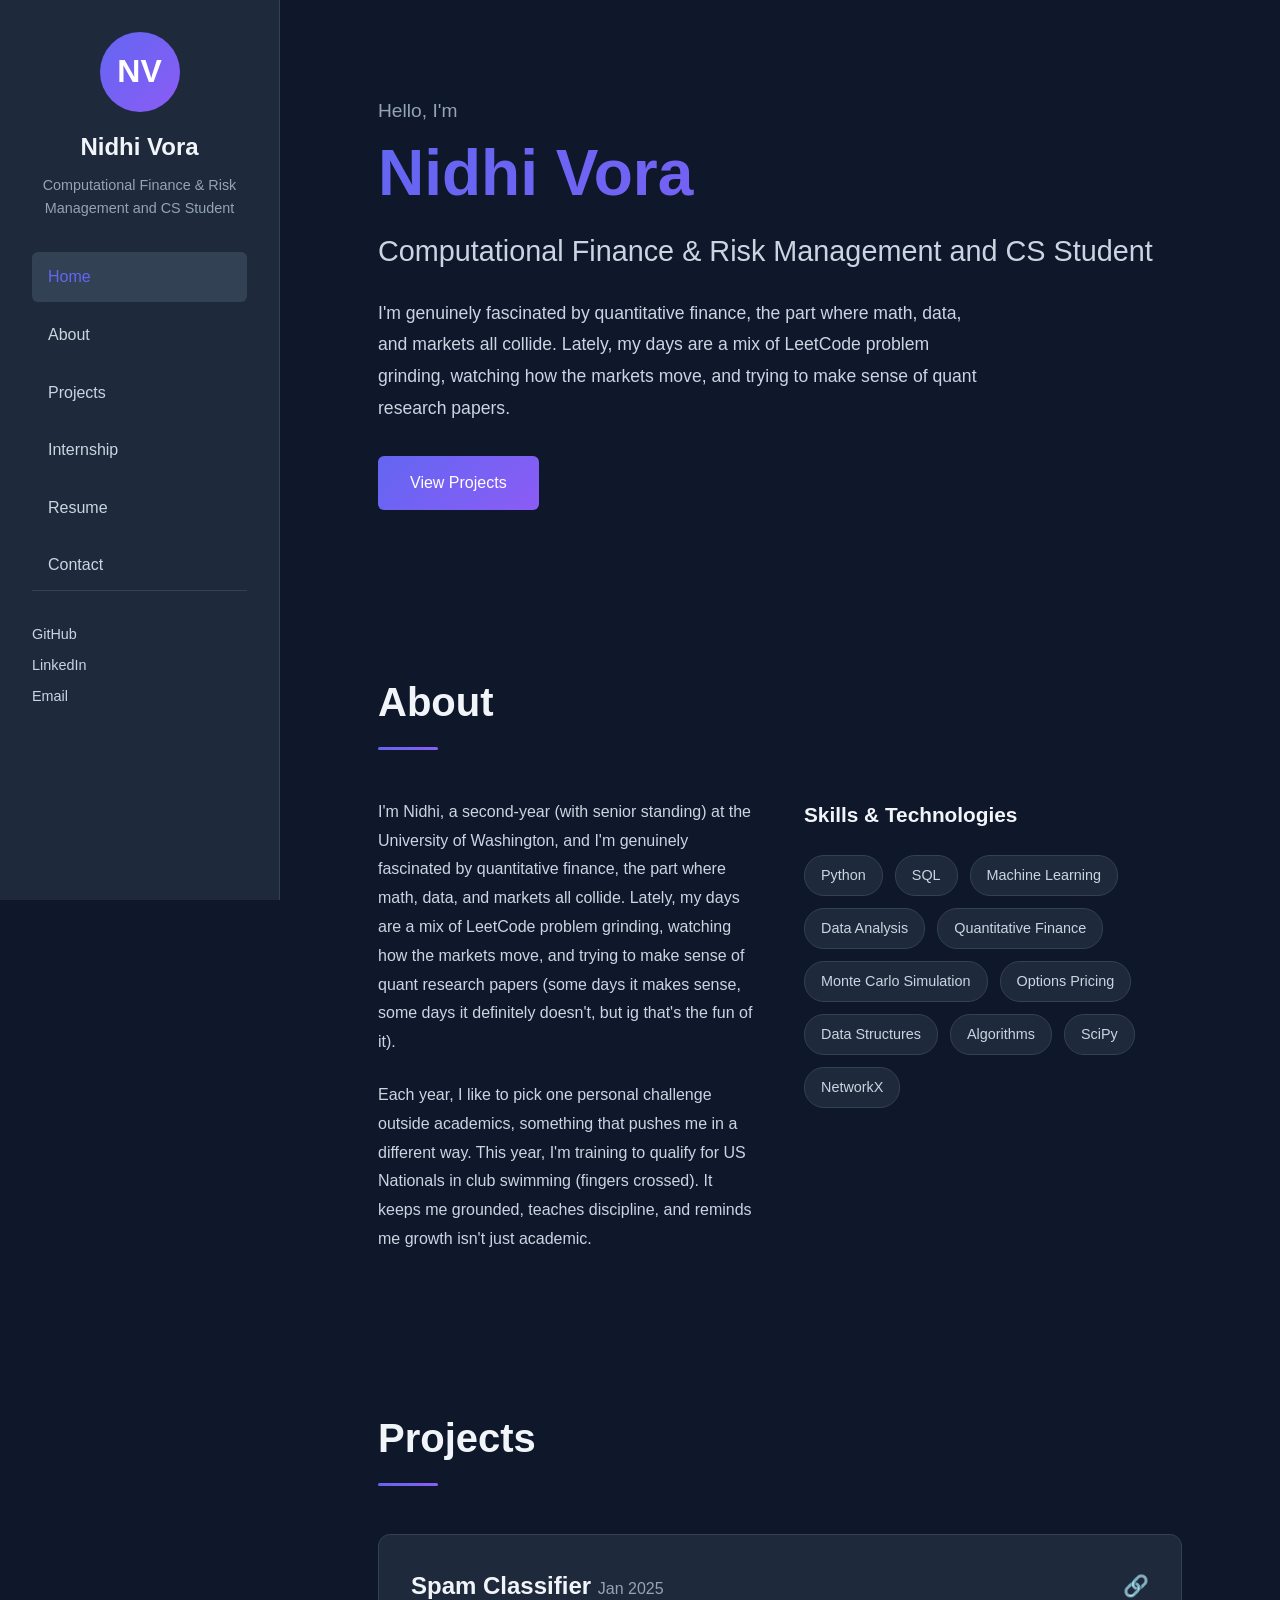
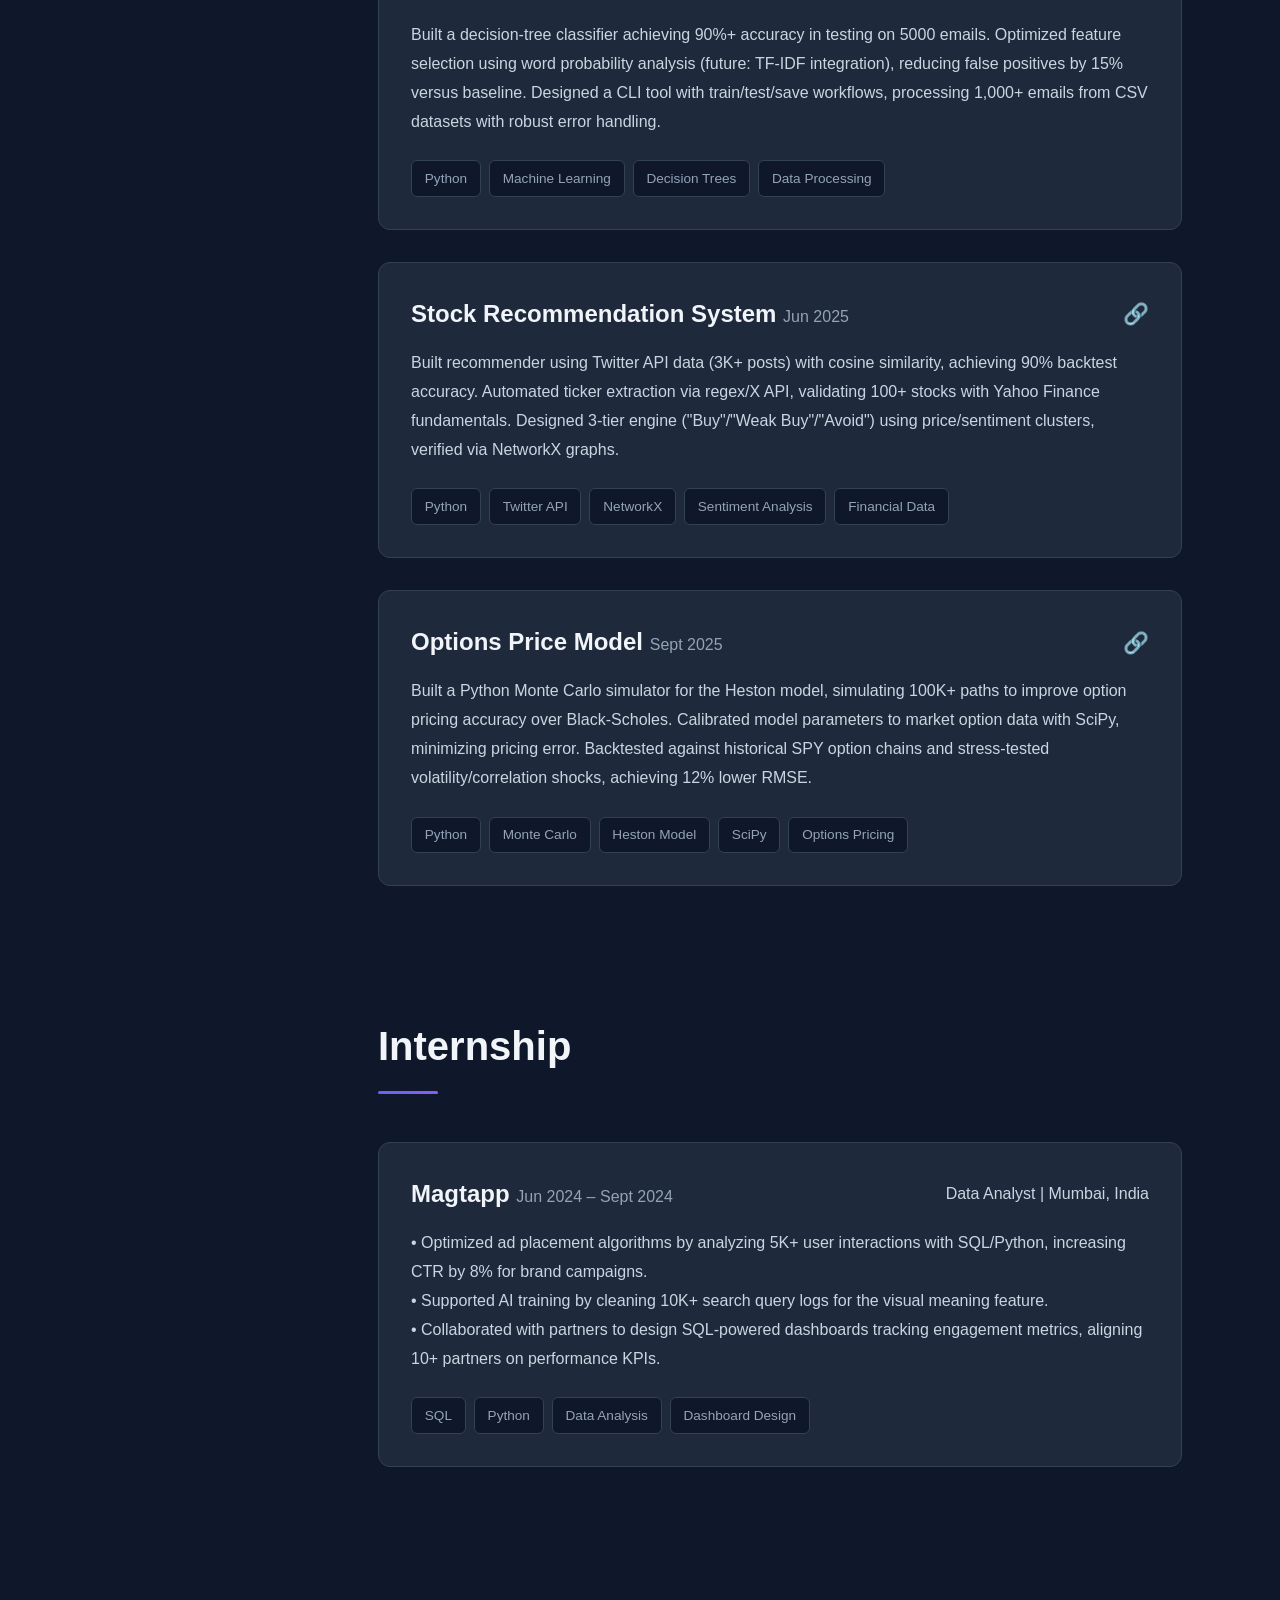
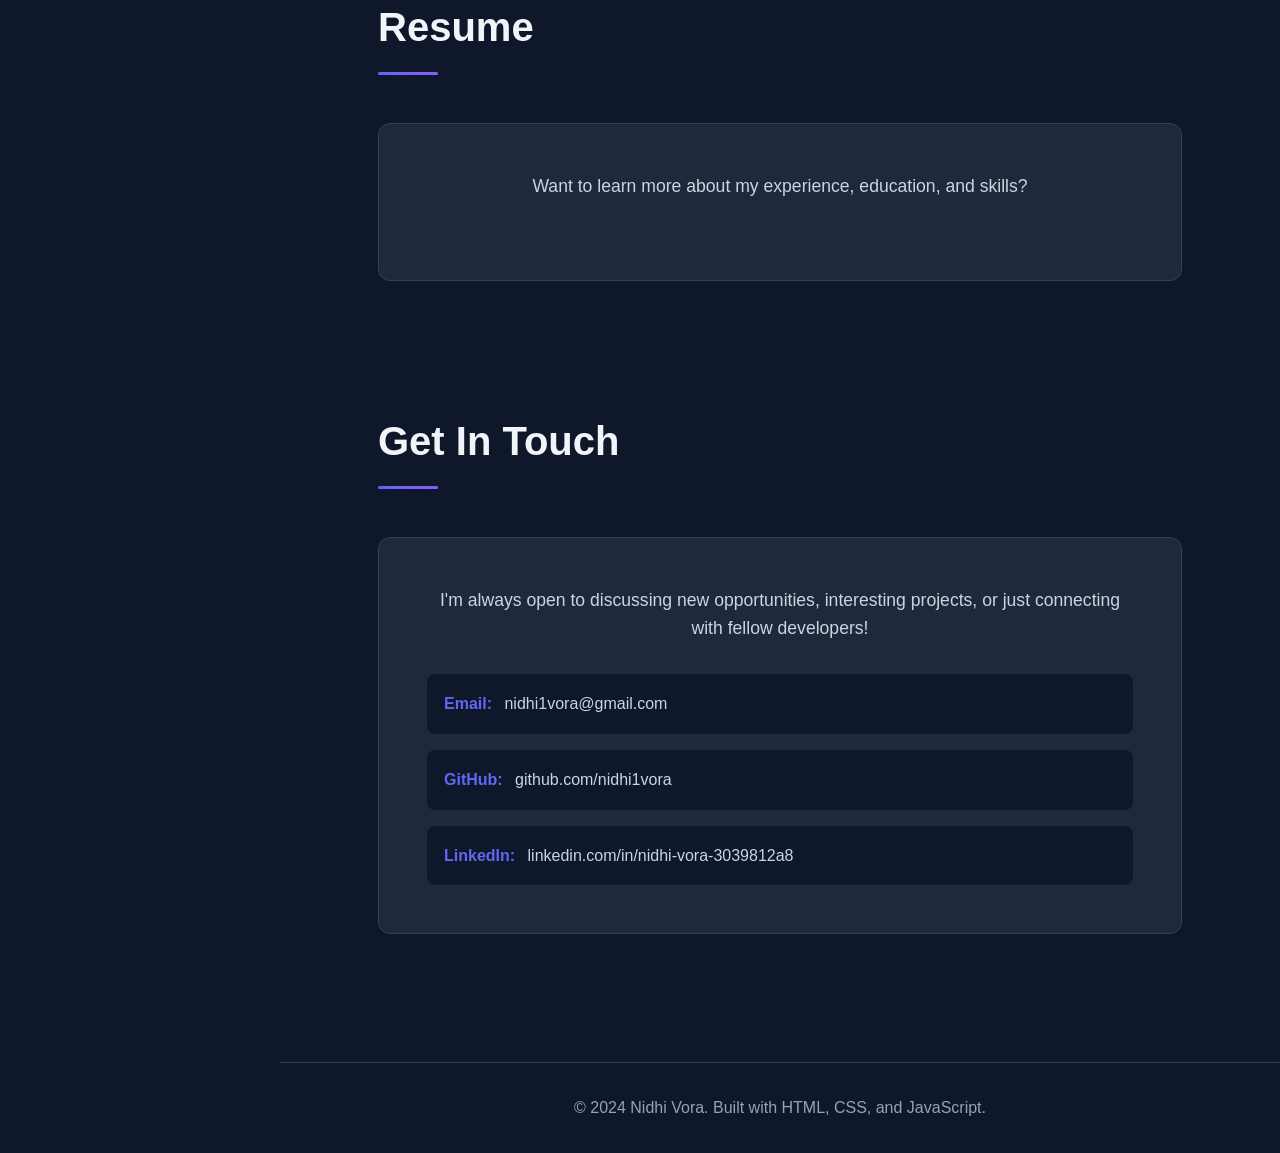
<file: index.html>
<!DOCTYPE html>
<html lang="en">
<head>
    <meta charset="UTF-8">
    <meta name="viewport" content="width=device-width, initial-scale=1.0">
    <meta name="description" content="Nidhi Vora - Computational Finance & Risk Management and CS Student Portfolio">
    <title>Nidhi Vora - Portfolio</title>
    <link rel="stylesheet" href="styles.css">
</head>
<body>
    <!-- Sidebar Navigation -->
    <aside class="sidebar">
        <div class="sidebar-content">
            <div class="profile">
                <div class="profile-avatar">NV</div>
                <h1 class="profile-name">Nidhi Vora</h1>
                <p class="profile-title">Computational Finance & Risk Management and CS Student</p>
            </div>
            <nav class="sidebar-nav">
                <a href="#home" class="nav-item active">Home</a>
                <a href="#about" class="nav-item">About</a>
                <a href="#projects" class="nav-item">Projects</a>
                <a href="#internship" class="nav-item">Internship</a>
                <a href="#resume" class="nav-item">Resume</a>
                <a href="#contact" class="nav-item">Contact</a>
            </nav>
            <div class="sidebar-footer">
                <div class="social-links">
                <a href="https://github.com/nidhi1vora" target="_blank" rel="noopener noreferrer" class="social-link">GitHub</a>
                <a href="https://www.linkedin.com/in/nidhi-vora-3039812a8/" target="_blank" rel="noopener noreferrer" class="social-link">LinkedIn</a>
                <a href="mailto:nidhi1vora@gmail.com" class="social-link">Email</a>
                </div>
            </div>
        </div>
    </aside>

    <!-- Main Content -->
    <main class="main-content">
        <!-- Home Section -->
        <section id="home" class="section">
            <div class="section-content">
                <div class="intro">
                    <p class="greeting">Hello, I'm</p>
                    <h1 class="name-large">Nidhi Vora</h1>
                    <h2 class="role">Computational Finance & Risk Management and CS Student</h2>
                    <p class="intro-text">
                        I'm genuinely fascinated by quantitative finance, the part where math, data, and markets all collide. 
                        Lately, my days are a mix of LeetCode problem grinding, watching how the markets move, and trying to make sense of quant research papers.
                    </p>
                    <div class="cta-buttons">
                        <a href="#projects" class="btn btn-primary">View Projects</a>
                    </div>
                </div>
            </div>
        </section>

        <!-- About Section -->
        <section id="about" class="section">
            <div class="section-content">
                <h2 class="section-heading">About</h2>
                <div class="about-grid">
                    <div class="about-text">
                        <p>
                            I'm Nidhi, a second-year (with senior standing) at the University of Washington, and I'm genuinely fascinated by quantitative finance, the part where math, data, and markets all collide. Lately, my days are a mix of LeetCode problem grinding, watching how the markets move, and trying to make sense of quant research papers (some days it makes sense, some days it definitely doesn't, but ig that's the fun of it).
                        </p>
                        <p>
                            Each year, I like to pick one personal challenge outside academics, something that pushes me in a different way. This year, I'm training to qualify for US Nationals in club swimming (fingers crossed). It keeps me grounded, teaches discipline, and reminds me growth isn't just academic.
                        </p>
                    </div>
                    <div class="skills">
                        <h3>Skills & Technologies</h3>
                        <div class="skills-list">
                            <span class="skill-tag">Python</span>
                            <span class="skill-tag">SQL</span>
                            <span class="skill-tag">Machine Learning</span>
                            <span class="skill-tag">Data Analysis</span>
                            <span class="skill-tag">Quantitative Finance</span>
                            <span class="skill-tag">Monte Carlo Simulation</span>
                            <span class="skill-tag">Options Pricing</span>
                            <span class="skill-tag">Data Structures</span>
                            <span class="skill-tag">Algorithms</span>
                            <span class="skill-tag">SciPy</span>
                            <span class="skill-tag">NetworkX</span>
                        </div>
                    </div>
                </div>
            </div>
        </section>

        <!-- Projects Section -->
        <section id="projects" class="section">
            <div class="section-content">
                <h2 class="section-heading">Projects</h2>
                <div class="projects-list">
                    <article class="project-item">
                        <div class="project-header">
                            <h3>Spam Classifier <span style="color: var(--text-muted); font-size: 1rem; font-weight: normal;">Jan 2025</span></h3>
                            <div class="project-links">
                                <a href="https://github.com/nidhi1vora" class="project-link-icon" aria-label="GitHub">🔗</a>
                            </div>
                        </div>
                        <p class="project-description">
                            Built a decision-tree classifier achieving 90%+ accuracy in testing on 5000 emails. Optimized feature selection using word probability analysis (future: TF-IDF integration), reducing false positives by 15% versus baseline. Designed a CLI tool with train/test/save workflows, processing 1,000+ emails from CSV datasets with robust error handling.
                        </p>
                        <div class="project-tech">
                            <span class="tech-badge">Python</span>
                            <span class="tech-badge">Machine Learning</span>
                            <span class="tech-badge">Decision Trees</span>
                            <span class="tech-badge">Data Processing</span>
                        </div>
                    </article>

                    <article class="project-item">
                        <div class="project-header">
                            <h3>Stock Recommendation System <span style="color: var(--text-muted); font-size: 1rem; font-weight: normal;">Jun 2025</span></h3>
                            <div class="project-links">
                                <a href="https://github.com/nidhi1vora" class="project-link-icon" aria-label="GitHub">🔗</a>
                            </div>
                        </div>
                        <p class="project-description">
                            Built recommender using Twitter API data (3K+ posts) with cosine similarity, achieving 90% backtest accuracy. Automated ticker extraction via regex/X API, validating 100+ stocks with Yahoo Finance fundamentals. Designed 3-tier engine ("Buy"/"Weak Buy"/"Avoid") using price/sentiment clusters, verified via NetworkX graphs.
                        </p>
                        <div class="project-tech">
                            <span class="tech-badge">Python</span>
                            <span class="tech-badge">Twitter API</span>
                            <span class="tech-badge">NetworkX</span>
                            <span class="tech-badge">Sentiment Analysis</span>
                            <span class="tech-badge">Financial Data</span>
                        </div>
                    </article>

                    <article class="project-item">
                        <div class="project-header">
                            <h3>Options Price Model <span style="color: var(--text-muted); font-size: 1rem; font-weight: normal;">Sept 2025</span></h3>
                            <div class="project-links">
                                <a href="https://github.com/nidhi1vora" class="project-link-icon" aria-label="GitHub">🔗</a>
                            </div>
                        </div>
                        <p class="project-description">
                            Built a Python Monte Carlo simulator for the Heston model, simulating 100K+ paths to improve option pricing accuracy over Black-Scholes. Calibrated model parameters to market option data with SciPy, minimizing pricing error. Backtested against historical SPY option chains and stress-tested volatility/correlation shocks, achieving 12% lower RMSE.
                        </p>
                        <div class="project-tech">
                            <span class="tech-badge">Python</span>
                            <span class="tech-badge">Monte Carlo</span>
                            <span class="tech-badge">Heston Model</span>
                            <span class="tech-badge">SciPy</span>
                            <span class="tech-badge">Options Pricing</span>
                        </div>
                    </article>
                </div>
            </div>
        </section>

        <!-- Internship Section -->
        <section id="internship" class="section">
            <div class="section-content">
                <h2 class="section-heading">Internship</h2>
                <div class="projects-list">
                    <article class="project-item">
                        <div class="project-header">
                            <h3>Magtapp <span style="color: var(--text-muted); font-size: 1rem; font-weight: normal;">Jun 2024 – Sept 2024</span></h3>
                            <p style="color: var(--text-secondary); margin: 0;">Data Analyst | Mumbai, India</p>
                        </div>
                        <p class="project-description">
                            • Optimized ad placement algorithms by analyzing 5K+ user interactions with SQL/Python, increasing CTR by 8% for brand campaigns.<br>
                            • Supported AI training by cleaning 10K+ search query logs for the visual meaning feature.<br>
                            • Collaborated with partners to design SQL-powered dashboards tracking engagement metrics, aligning 10+ partners on performance KPIs.
                        </p>
                        <div class="project-tech">
                            <span class="tech-badge">SQL</span>
                            <span class="tech-badge">Python</span>
                            <span class="tech-badge">Data Analysis</span>
                            <span class="tech-badge">Dashboard Design</span>
                        </div>
                    </article>
                </div>
            </div>
        </section>

        <!-- Resume Section -->
        <section id="resume" class="section">
            <div class="section-content">
                <h2 class="section-heading">Resume</h2>
                <div class="resume-card">
                    <p>Want to learn more about my experience, education, and skills?</p>
                    <!-- [Insert your resume PDF here and re-add a download link, e.g. <a href="resume.pdf" class="btn btn-primary" download>Download Resume (PDF)</a>] -->
                </div>
            </div>
        </section>

        <!-- Contact Section -->
        <section id="contact" class="section">
            <div class="section-content">
                <h2 class="section-heading">Get In Touch</h2>
                <div class="contact-card">
                    <p>I'm always open to discussing new opportunities, interesting projects, or just connecting with fellow developers!</p>
                    <div class="contact-info">
                        <a href="mailto:nidhi1vora@gmail.com" class="contact-item">
                            <strong>Email:</strong> nidhi1vora@gmail.com
                        </a>
                        <a href="https://github.com/nidhi1vora" target="_blank" rel="noopener noreferrer" class="contact-item">
                            <strong>GitHub:</strong> github.com/nidhi1vora
                        </a>
                        <a href="https://www.linkedin.com/in/nidhi-vora-3039812a8/" target="_blank" rel="noopener noreferrer" class="contact-item">
                            <strong>LinkedIn:</strong> linkedin.com/in/nidhi-vora-3039812a8
                        </a>
                    </div>
                </div>
            </div>
        </section>

        <!-- Footer -->
        <footer class="footer">
            <p>&copy; 2024 Nidhi Vora. Built with HTML, CSS, and JavaScript.</p>
        </footer>
    </main>

    <script src="script.js"></script>
</body>
</html>
</file>
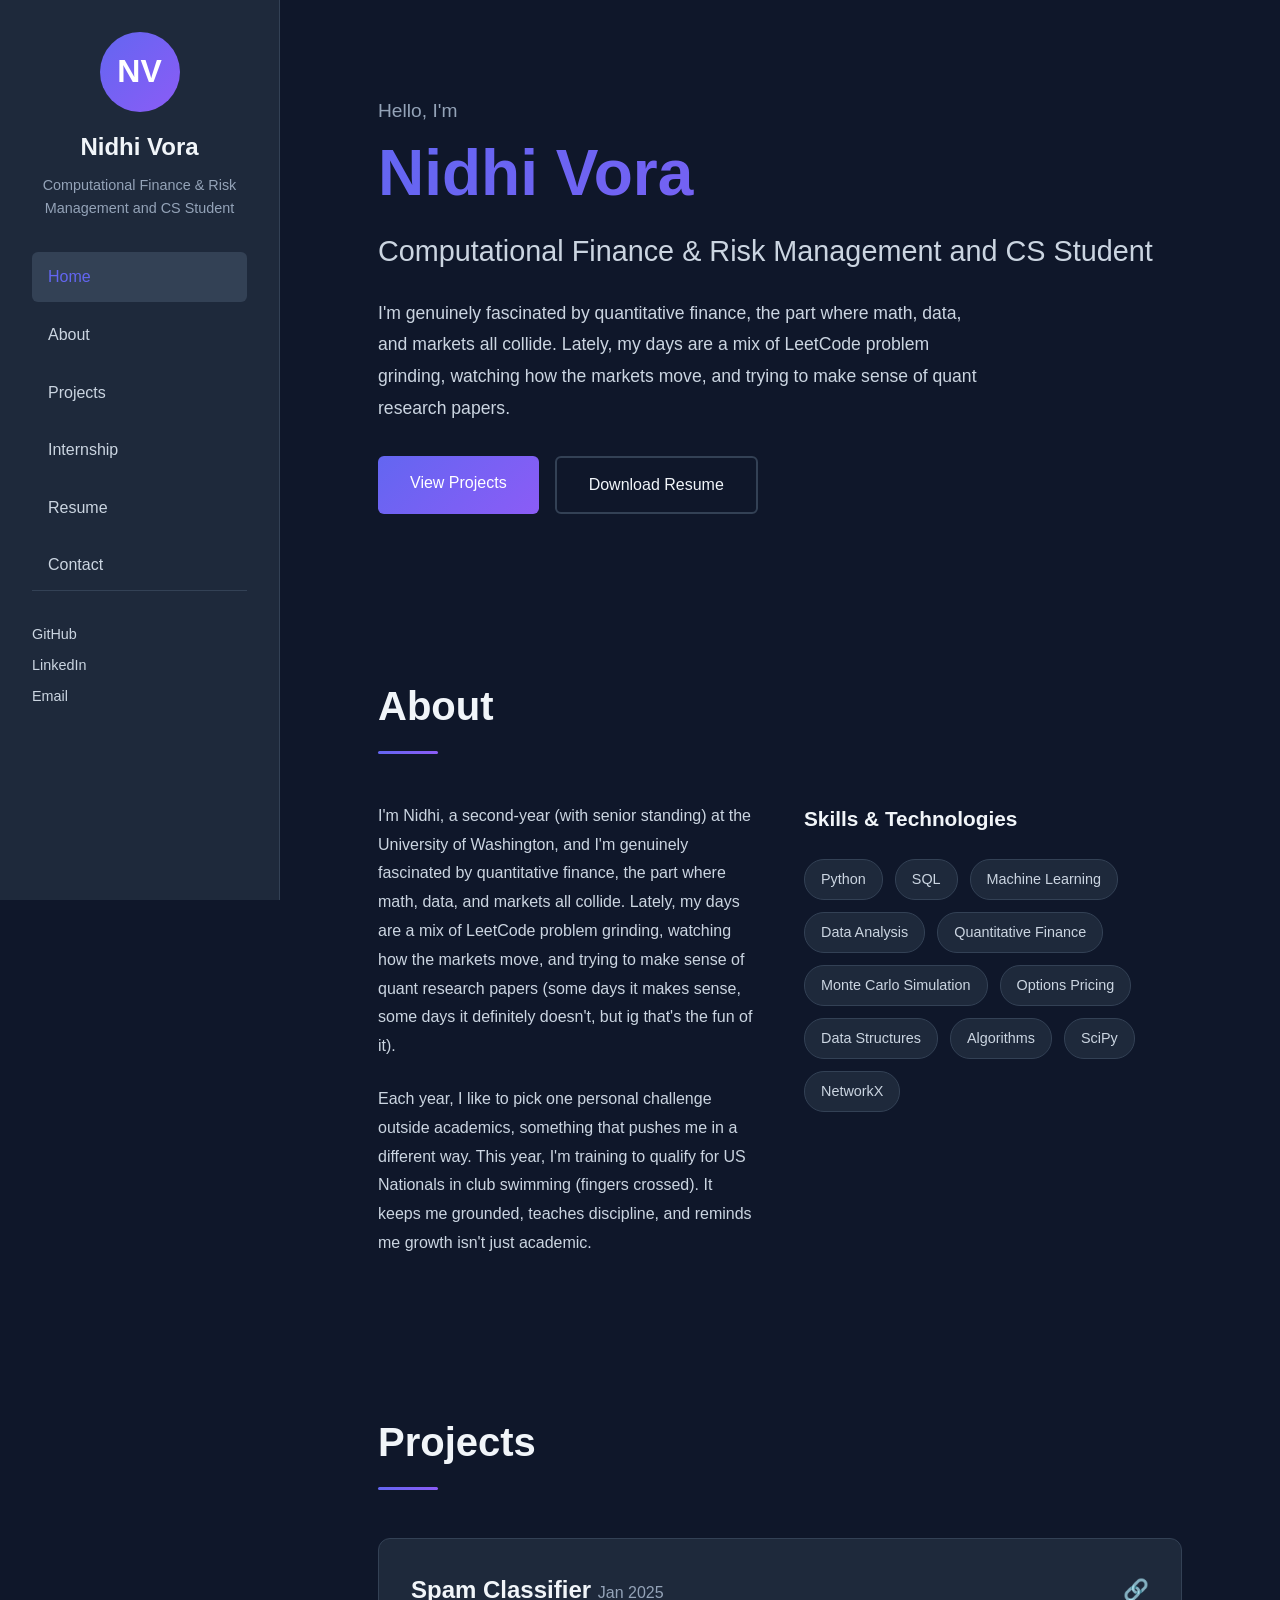
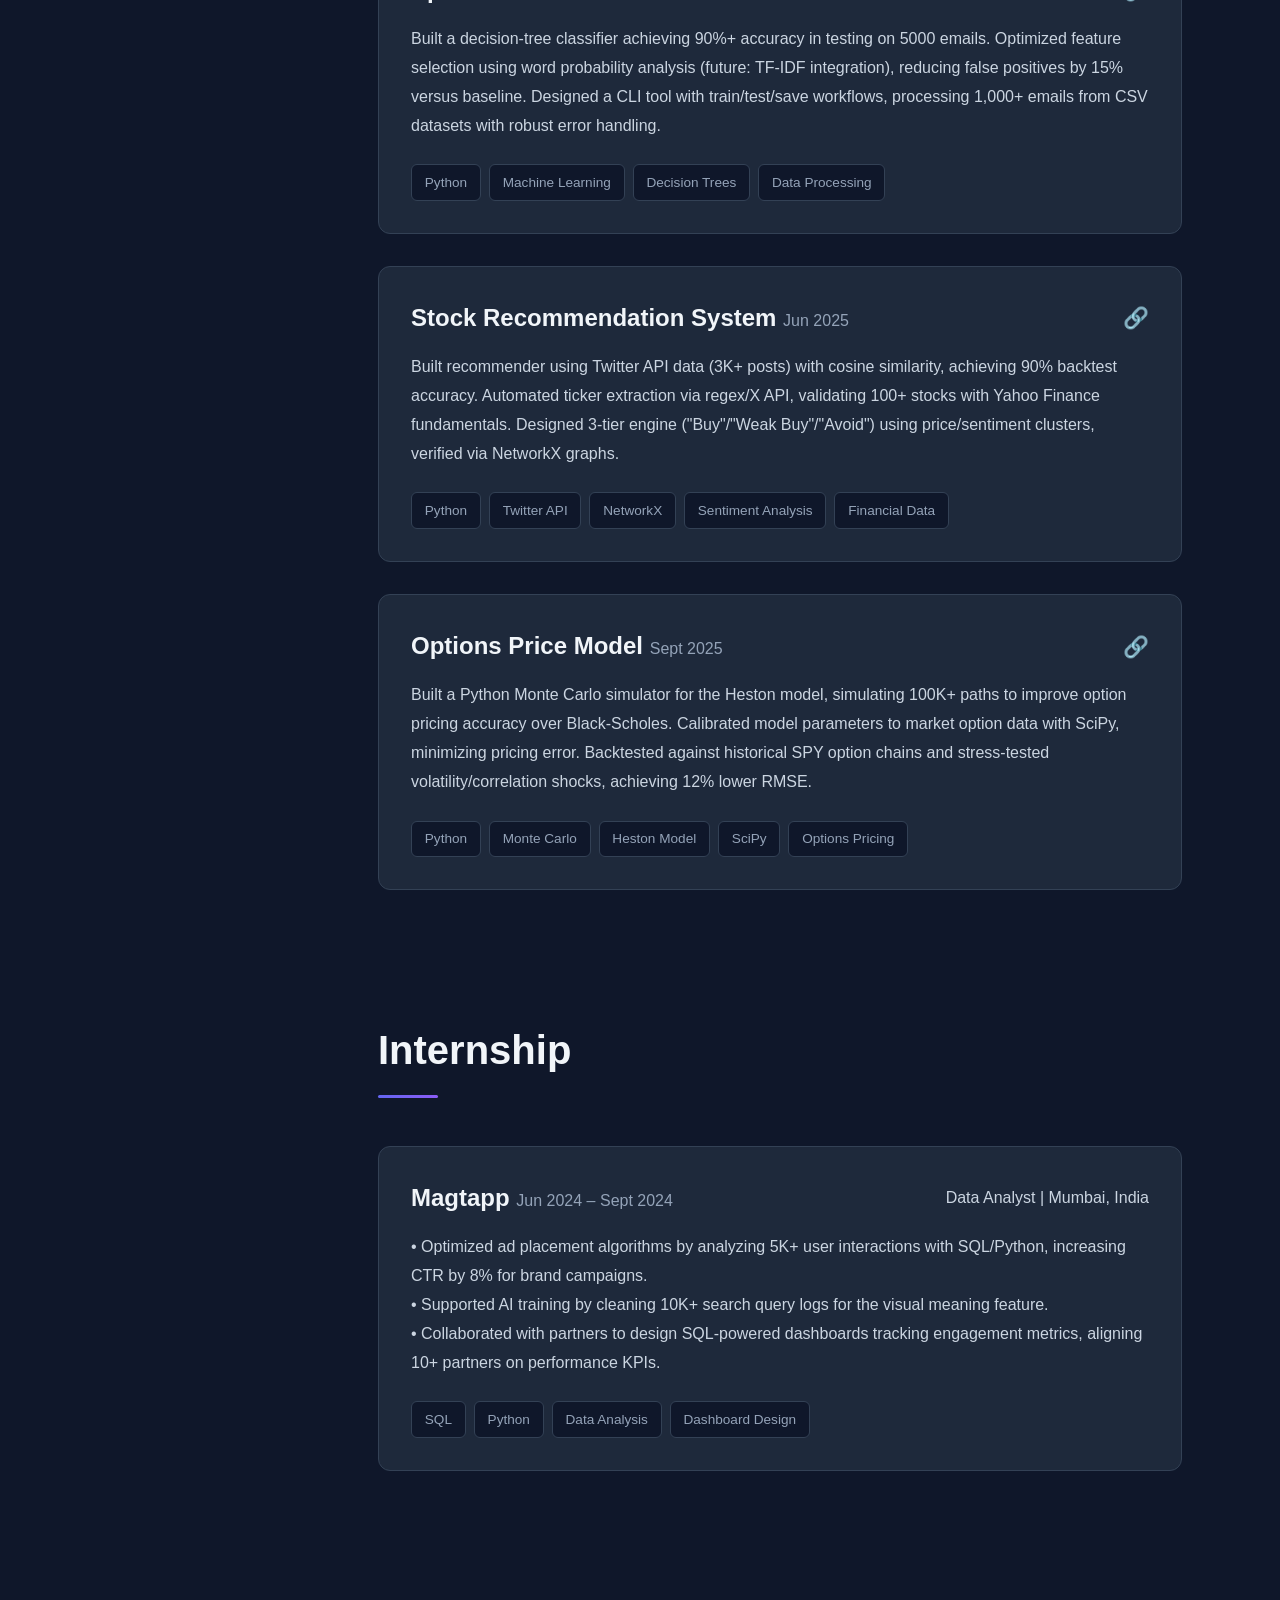
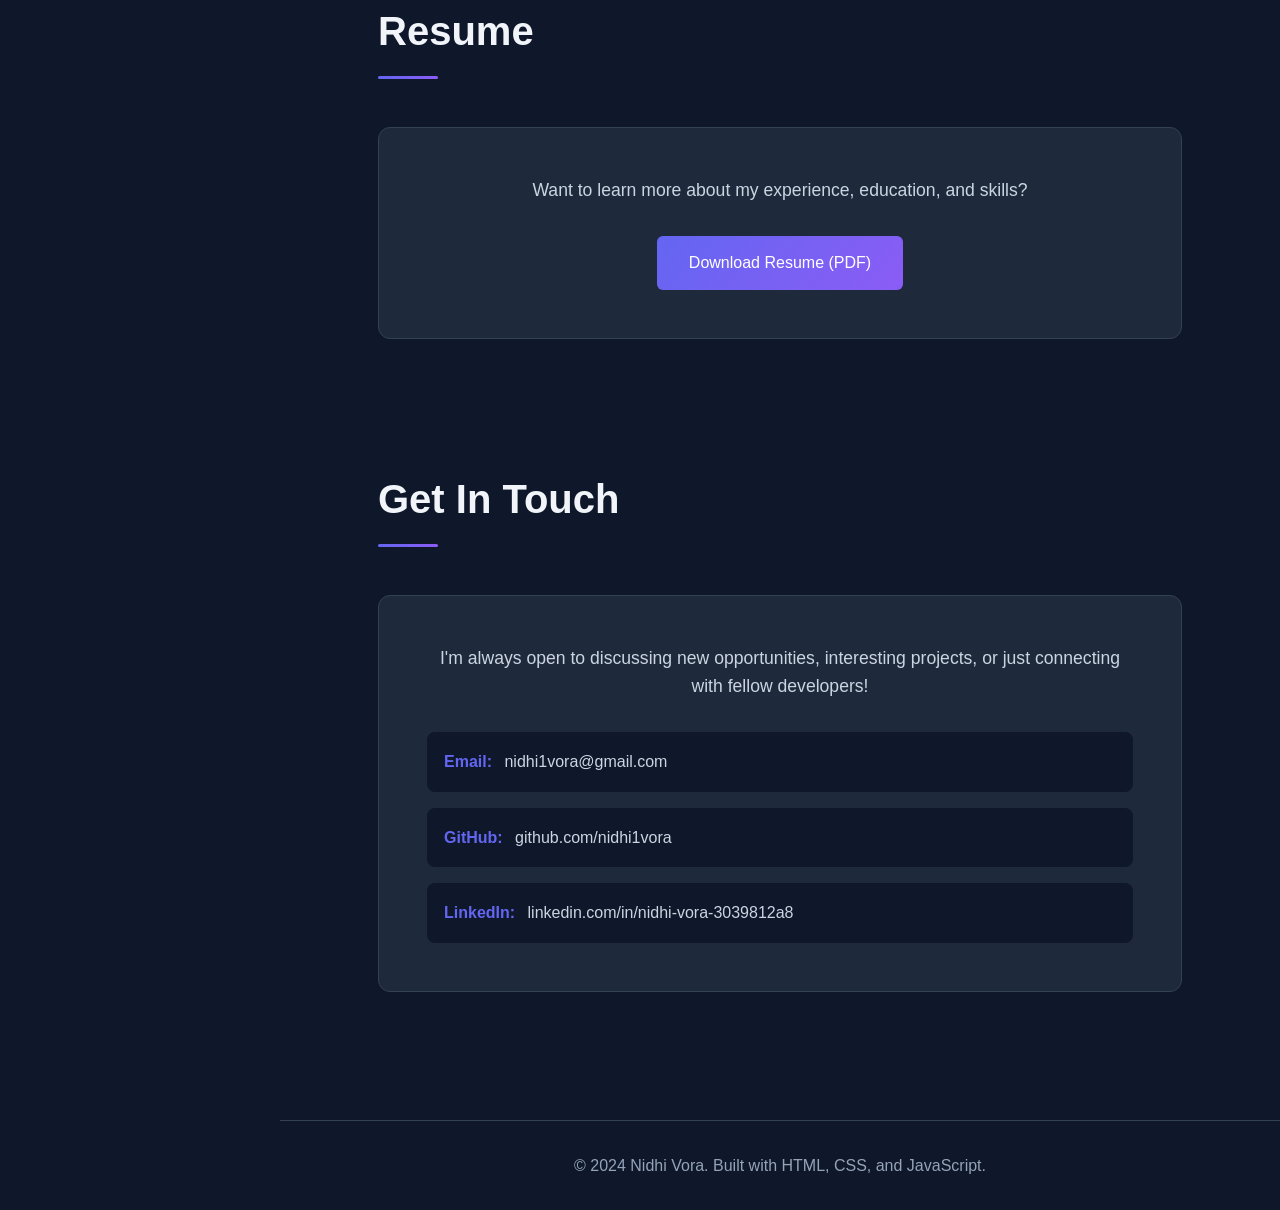
<file: portfolio-2/index.html>
<!DOCTYPE html>
<html lang="en">
<head>
    <meta charset="UTF-8">
    <meta name="viewport" content="width=device-width, initial-scale=1.0">
    <meta name="description" content="Nidhi Vora - Computational Finance & Risk Management and CS Student Portfolio">
    <title>Nidhi Vora - Portfolio</title>
    <link rel="stylesheet" href="styles.css">
</head>
<body>
    <!-- Sidebar Navigation -->
    <aside class="sidebar">
        <div class="sidebar-content">
            <div class="profile">
                <div class="profile-avatar">NV</div>
                <h1 class="profile-name">Nidhi Vora</h1>
                <p class="profile-title">Computational Finance & Risk Management and CS Student</p>
            </div>
            <nav class="sidebar-nav">
                <a href="#home" class="nav-item active">Home</a>
                <a href="#about" class="nav-item">About</a>
                <a href="#projects" class="nav-item">Projects</a>
                <a href="#internship" class="nav-item">Internship</a>
                <a href="#resume" class="nav-item">Resume</a>
                <a href="#contact" class="nav-item">Contact</a>
            </nav>
            <div class="sidebar-footer">
                <div class="social-links">
                <a href="https://github.com/nidhi1vora" target="_blank" rel="noopener noreferrer" class="social-link">GitHub</a>
                <a href="https://www.linkedin.com/in/nidhi-vora-3039812a8/" target="_blank" rel="noopener noreferrer" class="social-link">LinkedIn</a>
                <a href="mailto:nidhi1vora@gmail.com" class="social-link">Email</a>
                </div>
            </div>
        </div>
    </aside>

    <!-- Main Content -->
    <main class="main-content">
        <!-- Home Section -->
        <section id="home" class="section">
            <div class="section-content">
                <div class="intro">
                    <p class="greeting">Hello, I'm</p>
                    <h1 class="name-large">Nidhi Vora</h1>
                    <h2 class="role">Computational Finance & Risk Management and CS Student</h2>
                    <p class="intro-text">
                        I'm genuinely fascinated by quantitative finance, the part where math, data, and markets all collide. 
                        Lately, my days are a mix of LeetCode problem grinding, watching how the markets move, and trying to make sense of quant research papers.
                    </p>
                    <div class="cta-buttons">
                        <a href="#projects" class="btn btn-primary">View Projects</a>
                        <a href="jakes-resume.pdf" class="btn btn-secondary" download>Download Resume</a>
                    </div>
                </div>
            </div>
        </section>

        <!-- About Section -->
        <section id="about" class="section">
            <div class="section-content">
                <h2 class="section-heading">About</h2>
                <div class="about-grid">
                    <div class="about-text">
                        <p>
                            I'm Nidhi, a second-year (with senior standing) at the University of Washington, and I'm genuinely fascinated by quantitative finance, the part where math, data, and markets all collide. Lately, my days are a mix of LeetCode problem grinding, watching how the markets move, and trying to make sense of quant research papers (some days it makes sense, some days it definitely doesn't, but ig that's the fun of it).
                        </p>
                        <p>
                            Each year, I like to pick one personal challenge outside academics, something that pushes me in a different way. This year, I'm training to qualify for US Nationals in club swimming (fingers crossed). It keeps me grounded, teaches discipline, and reminds me growth isn't just academic.
                        </p>
                    </div>
                    <div class="skills">
                        <h3>Skills & Technologies</h3>
                        <div class="skills-list">
                            <span class="skill-tag">Python</span>
                            <span class="skill-tag">SQL</span>
                            <span class="skill-tag">Machine Learning</span>
                            <span class="skill-tag">Data Analysis</span>
                            <span class="skill-tag">Quantitative Finance</span>
                            <span class="skill-tag">Monte Carlo Simulation</span>
                            <span class="skill-tag">Options Pricing</span>
                            <span class="skill-tag">Data Structures</span>
                            <span class="skill-tag">Algorithms</span>
                            <span class="skill-tag">SciPy</span>
                            <span class="skill-tag">NetworkX</span>
                        </div>
                    </div>
                </div>
            </div>
        </section>

        <!-- Projects Section -->
        <section id="projects" class="section">
            <div class="section-content">
                <h2 class="section-heading">Projects</h2>
                <div class="projects-list">
                    <article class="project-item">
                        <div class="project-header">
                            <h3>Spam Classifier <span style="color: var(--text-muted); font-size: 1rem; font-weight: normal;">Jan 2025</span></h3>
                            <div class="project-links">
                                <a href="https://github.com/nidhi1vora" class="project-link-icon" aria-label="GitHub">🔗</a>
                            </div>
                        </div>
                        <p class="project-description">
                            Built a decision-tree classifier achieving 90%+ accuracy in testing on 5000 emails. Optimized feature selection using word probability analysis (future: TF-IDF integration), reducing false positives by 15% versus baseline. Designed a CLI tool with train/test/save workflows, processing 1,000+ emails from CSV datasets with robust error handling.
                        </p>
                        <div class="project-tech">
                            <span class="tech-badge">Python</span>
                            <span class="tech-badge">Machine Learning</span>
                            <span class="tech-badge">Decision Trees</span>
                            <span class="tech-badge">Data Processing</span>
                        </div>
                    </article>

                    <article class="project-item">
                        <div class="project-header">
                            <h3>Stock Recommendation System <span style="color: var(--text-muted); font-size: 1rem; font-weight: normal;">Jun 2025</span></h3>
                            <div class="project-links">
                                <a href="https://github.com/nidhi1vora" class="project-link-icon" aria-label="GitHub">🔗</a>
                            </div>
                        </div>
                        <p class="project-description">
                            Built recommender using Twitter API data (3K+ posts) with cosine similarity, achieving 90% backtest accuracy. Automated ticker extraction via regex/X API, validating 100+ stocks with Yahoo Finance fundamentals. Designed 3-tier engine ("Buy"/"Weak Buy"/"Avoid") using price/sentiment clusters, verified via NetworkX graphs.
                        </p>
                        <div class="project-tech">
                            <span class="tech-badge">Python</span>
                            <span class="tech-badge">Twitter API</span>
                            <span class="tech-badge">NetworkX</span>
                            <span class="tech-badge">Sentiment Analysis</span>
                            <span class="tech-badge">Financial Data</span>
                        </div>
                    </article>

                    <article class="project-item">
                        <div class="project-header">
                            <h3>Options Price Model <span style="color: var(--text-muted); font-size: 1rem; font-weight: normal;">Sept 2025</span></h3>
                            <div class="project-links">
                                <a href="https://github.com/nidhi1vora" class="project-link-icon" aria-label="GitHub">🔗</a>
                            </div>
                        </div>
                        <p class="project-description">
                            Built a Python Monte Carlo simulator for the Heston model, simulating 100K+ paths to improve option pricing accuracy over Black-Scholes. Calibrated model parameters to market option data with SciPy, minimizing pricing error. Backtested against historical SPY option chains and stress-tested volatility/correlation shocks, achieving 12% lower RMSE.
                        </p>
                        <div class="project-tech">
                            <span class="tech-badge">Python</span>
                            <span class="tech-badge">Monte Carlo</span>
                            <span class="tech-badge">Heston Model</span>
                            <span class="tech-badge">SciPy</span>
                            <span class="tech-badge">Options Pricing</span>
                        </div>
                    </article>
                </div>
            </div>
        </section>

        <!-- Internship Section -->
        <section id="internship" class="section">
            <div class="section-content">
                <h2 class="section-heading">Internship</h2>
                <div class="projects-list">
                    <article class="project-item">
                        <div class="project-header">
                            <h3>Magtapp <span style="color: var(--text-muted); font-size: 1rem; font-weight: normal;">Jun 2024 – Sept 2024</span></h3>
                            <p style="color: var(--text-secondary); margin: 0;">Data Analyst | Mumbai, India</p>
                        </div>
                        <p class="project-description">
                            • Optimized ad placement algorithms by analyzing 5K+ user interactions with SQL/Python, increasing CTR by 8% for brand campaigns.<br>
                            • Supported AI training by cleaning 10K+ search query logs for the visual meaning feature.<br>
                            • Collaborated with partners to design SQL-powered dashboards tracking engagement metrics, aligning 10+ partners on performance KPIs.
                        </p>
                        <div class="project-tech">
                            <span class="tech-badge">SQL</span>
                            <span class="tech-badge">Python</span>
                            <span class="tech-badge">Data Analysis</span>
                            <span class="tech-badge">Dashboard Design</span>
                        </div>
                    </article>
                </div>
            </div>
        </section>

        <!-- Resume Section -->
        <section id="resume" class="section">
            <div class="section-content">
                <h2 class="section-heading">Resume</h2>
                <div class="resume-card">
                    <p>Want to learn more about my experience, education, and skills?</p>
                    <a href="jakes-resume.pdf" class="btn btn-primary" download>Download Resume (PDF)</a>
                </div>
            </div>
        </section>

        <!-- Contact Section -->
        <section id="contact" class="section">
            <div class="section-content">
                <h2 class="section-heading">Get In Touch</h2>
                <div class="contact-card">
                    <p>I'm always open to discussing new opportunities, interesting projects, or just connecting with fellow developers!</p>
                    <div class="contact-info">
                        <a href="mailto:nidhi1vora@gmail.com" class="contact-item">
                            <strong>Email:</strong> nidhi1vora@gmail.com
                        </a>
                        <a href="https://github.com/nidhi1vora" target="_blank" rel="noopener noreferrer" class="contact-item">
                            <strong>GitHub:</strong> github.com/nidhi1vora
                        </a>
                        <a href="https://www.linkedin.com/in/nidhi-vora-3039812a8/" target="_blank" rel="noopener noreferrer" class="contact-item">
                            <strong>LinkedIn:</strong> linkedin.com/in/nidhi-vora-3039812a8
                        </a>
                    </div>
                </div>
            </div>
        </section>

        <!-- Footer -->
        <footer class="footer">
            <p>&copy; 2024 Nidhi Vora. Built with HTML, CSS, and JavaScript.</p>
        </footer>
    </main>

    <script src="script.js"></script>
</body>
</html>
</file>
<file: styles.css>
/* Reset and Base Styles */
* {
    margin: 0;
    padding: 0;
    box-sizing: border-box;
}

:root {
    --primary: #6366f1;
    --primary-dark: #4f46e5;
    --accent: #8b5cf6;
    --bg-dark: #0f172a;
    --bg-card: #1e293b;
    --bg-card-hover: #334155;
    --text-primary: #f1f5f9;
    --text-secondary: #cbd5e1;
    --text-muted: #94a3b8;
    --border: #334155;
    --shadow: rgba(0, 0, 0, 0.3);
}

body {
    font-family: 'Inter', -apple-system, BlinkMacSystemFont, 'Segoe UI', 'Roboto', sans-serif;
    line-height: 1.6;
    color: var(--text-primary);
    background-color: var(--bg-dark);
    overflow-x: hidden;
}

/* Sidebar */
.sidebar {
    position: fixed;
    left: 0;
    top: 0;
    width: 280px;
    height: 100vh;
    background-color: var(--bg-card);
    border-right: 1px solid var(--border);
    padding: 2rem;
    display: flex;
    flex-direction: column;
    z-index: 100;
}

.profile {
    margin-bottom: 2rem;
}

.profile-avatar {
    width: 80px;
    height: 80px;
    border-radius: 50%;
    background: linear-gradient(135deg, var(--primary), var(--accent));
    display: flex;
    align-items: center;
    justify-content: center;
    font-size: 2rem;
    font-weight: bold;
    color: white;
    margin: 0 auto 1rem;
}

.profile-name {
    font-size: 1.5rem;
    font-weight: 600;
    text-align: center;
    margin-bottom: 0.5rem;
    color: var(--text-primary);
}

.profile-title {
    text-align: center;
    color: var(--text-muted);
    font-size: 0.9rem;
    margin-bottom: 2rem;
}

.sidebar-nav {
    flex: 1;
    display: flex;
    flex-direction: column;
    gap: 0.5rem;
}

.nav-item {
    padding: 0.75rem 1rem;
    color: var(--text-secondary);
    text-decoration: none;
    border-radius: 6px;
    transition: all 0.3s;
    font-weight: 500;
}

.nav-item:hover,
.nav-item.active {
    background-color: var(--bg-card-hover);
    color: var(--primary);
}

.sidebar-footer {
    margin-top: auto;
    padding-top: 2rem;
    border-top: 1px solid var(--border);
}

.social-links {
    display: flex;
    flex-direction: column;
    gap: 0.5rem;
}

.social-link {
    color: var(--text-secondary);
    text-decoration: none;
    font-size: 0.9rem;
    transition: color 0.3s;
}

.social-link:hover {
    color: var(--primary);
}

/* Main Content */
.main-content {
    margin-left: 280px;
    min-height: 100vh;
}

.section {
    padding: 4rem 3rem;
    max-width: 900px;
    margin: 0 auto;
}

.section-heading {
    font-size: 2.5rem;
    margin-bottom: 3rem;
    color: var(--text-primary);
    position: relative;
    padding-bottom: 1rem;
}

.section-heading::after {
    content: '';
    position: absolute;
    bottom: 0;
    left: 0;
    width: 60px;
    height: 3px;
    background: linear-gradient(90deg, var(--primary), var(--accent));
    border-radius: 2px;
}

/* Home Section */
.intro {
    padding: 2rem 0;
}

.greeting {
    font-size: 1.2rem;
    color: var(--text-muted);
    margin-bottom: 0.5rem;
}

.name-large {
    font-size: 4rem;
    font-weight: 700;
    background: linear-gradient(135deg, var(--primary), var(--accent));
    -webkit-background-clip: text;
    -webkit-text-fill-color: transparent;
    background-clip: text;
    margin-bottom: 1rem;
    line-height: 1.2;
}

.role {
    font-size: 1.8rem;
    color: var(--text-secondary);
    margin-bottom: 1.5rem;
    font-weight: 400;
}

.intro-text {
    font-size: 1.1rem;
    color: var(--text-secondary);
    max-width: 600px;
    margin-bottom: 2rem;
    line-height: 1.8;
}

.cta-buttons {
    display: flex;
    gap: 1rem;
    flex-wrap: wrap;
}

.btn {
    padding: 0.875rem 2rem;
    border-radius: 6px;
    text-decoration: none;
    font-weight: 500;
    transition: all 0.3s;
    display: inline-block;
    border: none;
    cursor: pointer;
}

.btn-primary {
    background: linear-gradient(135deg, var(--primary), var(--accent));
    color: white;
}

.btn-primary:hover {
    transform: translateY(-2px);
    box-shadow: 0 8px 20px var(--shadow);
}

.btn-secondary {
    background-color: transparent;
    color: var(--text-primary);
    border: 2px solid var(--border);
}

.btn-secondary:hover {
    border-color: var(--primary);
    color: var(--primary);
}

/* About Section */
.about-grid {
    display: grid;
    grid-template-columns: 1fr 1fr;
    gap: 3rem;
    margin-top: 2rem;
}

.about-text p {
    color: var(--text-secondary);
    margin-bottom: 1.5rem;
    line-height: 1.8;
}

.skills h3 {
    color: var(--text-primary);
    margin-bottom: 1.5rem;
    font-size: 1.3rem;
}

.skills-list {
    display: flex;
    flex-wrap: wrap;
    gap: 0.75rem;
}

.skill-tag {
    padding: 0.5rem 1rem;
    background-color: var(--bg-card);
    border: 1px solid var(--border);
    border-radius: 20px;
    color: var(--text-secondary);
    font-size: 0.9rem;
    transition: all 0.3s;
}

.skill-tag:hover {
    border-color: var(--primary);
    color: var(--primary);
    transform: translateY(-2px);
}

/* Projects Section */
.projects-list {
    display: flex;
    flex-direction: column;
    gap: 2rem;
    margin-top: 2rem;
}

.project-item {
    background-color: var(--bg-card);
    border: 1px solid var(--border);
    border-radius: 12px;
    padding: 2rem;
    transition: all 0.3s;
}

.project-item:hover {
    border-color: var(--primary);
    transform: translateX(8px);
    box-shadow: 0 8px 24px var(--shadow);
}

.project-header {
    display: flex;
    justify-content: space-between;
    align-items: center;
    margin-bottom: 1rem;
}

.project-header h3 {
    color: var(--text-primary);
    font-size: 1.5rem;
}

.project-links {
    display: flex;
    gap: 1rem;
}

.project-link-icon {
    font-size: 1.3rem;
    text-decoration: none;
    transition: transform 0.3s;
}

.project-link-icon:hover {
    transform: scale(1.2);
}

.project-description {
    color: var(--text-secondary);
    margin-bottom: 1.5rem;
    line-height: 1.8;
}

.project-tech {
    display: flex;
    flex-wrap: wrap;
    gap: 0.5rem;
}

.tech-badge {
    padding: 0.4rem 0.8rem;
    background-color: var(--bg-dark);
    border: 1px solid var(--border);
    border-radius: 6px;
    color: var(--text-muted);
    font-size: 0.85rem;
}

/* Resume Section */
.resume-card {
    background-color: var(--bg-card);
    border: 1px solid var(--border);
    border-radius: 12px;
    padding: 3rem;
    text-align: center;
}

.resume-card p {
    color: var(--text-secondary);
    font-size: 1.1rem;
    margin-bottom: 2rem;
}

/* Contact Section */
.contact-card {
    background-color: var(--bg-card);
    border: 1px solid var(--border);
    border-radius: 12px;
    padding: 3rem;
}

.contact-card p {
    color: var(--text-secondary);
    font-size: 1.1rem;
    margin-bottom: 2rem;
    text-align: center;
}

.contact-info {
    display: flex;
    flex-direction: column;
    gap: 1rem;
}

.contact-item {
    color: var(--text-secondary);
    text-decoration: none;
    padding: 1rem;
    background-color: var(--bg-dark);
    border-radius: 8px;
    transition: all 0.3s;
    border: 1px solid transparent;
}

.contact-item:hover {
    border-color: var(--primary);
    color: var(--text-primary);
    transform: translateX(8px);
}

.contact-item strong {
    color: var(--primary);
    margin-right: 0.5rem;
}

/* Footer */
.footer {
    text-align: center;
    padding: 2rem;
    color: var(--text-muted);
    border-top: 1px solid var(--border);
    margin-top: 4rem;
}

/* Responsive Design */
@media (max-width: 968px) {
    .sidebar {
        transform: translateX(-100%);
        transition: transform 0.3s;
    }

    .main-content {
        margin-left: 0;
    }

    .section {
        padding: 3rem 2rem;
    }

    .about-grid {
        grid-template-columns: 1fr;
    }

    .name-large {
        font-size: 3rem;
    }
}

@media (max-width: 640px) {
    .section {
        padding: 2rem 1.5rem;
    }

    .name-large {
        font-size: 2.5rem;
    }

    .role {
        font-size: 1.4rem;
    }

    .section-heading {
        font-size: 2rem;
    }

    .cta-buttons {
        flex-direction: column;
    }

    .btn {
        width: 100%;
        text-align: center;
    }
}
</file>
<file: portfolio-2/styles.css>
/* Reset and Base Styles */
* {
    margin: 0;
    padding: 0;
    box-sizing: border-box;
}

:root {
    --primary: #6366f1;
    --primary-dark: #4f46e5;
    --accent: #8b5cf6;
    --bg-dark: #0f172a;
    --bg-card: #1e293b;
    --bg-card-hover: #334155;
    --text-primary: #f1f5f9;
    --text-secondary: #cbd5e1;
    --text-muted: #94a3b8;
    --border: #334155;
    --shadow: rgba(0, 0, 0, 0.3);
}

body {
    font-family: 'Inter', -apple-system, BlinkMacSystemFont, 'Segoe UI', 'Roboto', sans-serif;
    line-height: 1.6;
    color: var(--text-primary);
    background-color: var(--bg-dark);
    overflow-x: hidden;
}

/* Sidebar */
.sidebar {
    position: fixed;
    left: 0;
    top: 0;
    width: 280px;
    height: 100vh;
    background-color: var(--bg-card);
    border-right: 1px solid var(--border);
    padding: 2rem;
    display: flex;
    flex-direction: column;
    z-index: 100;
}

.profile {
    margin-bottom: 2rem;
}

.profile-avatar {
    width: 80px;
    height: 80px;
    border-radius: 50%;
    background: linear-gradient(135deg, var(--primary), var(--accent));
    display: flex;
    align-items: center;
    justify-content: center;
    font-size: 2rem;
    font-weight: bold;
    color: white;
    margin: 0 auto 1rem;
}

.profile-name {
    font-size: 1.5rem;
    font-weight: 600;
    text-align: center;
    margin-bottom: 0.5rem;
    color: var(--text-primary);
}

.profile-title {
    text-align: center;
    color: var(--text-muted);
    font-size: 0.9rem;
    margin-bottom: 2rem;
}

.sidebar-nav {
    flex: 1;
    display: flex;
    flex-direction: column;
    gap: 0.5rem;
}

.nav-item {
    padding: 0.75rem 1rem;
    color: var(--text-secondary);
    text-decoration: none;
    border-radius: 6px;
    transition: all 0.3s;
    font-weight: 500;
}

.nav-item:hover,
.nav-item.active {
    background-color: var(--bg-card-hover);
    color: var(--primary);
}

.sidebar-footer {
    margin-top: auto;
    padding-top: 2rem;
    border-top: 1px solid var(--border);
}

.social-links {
    display: flex;
    flex-direction: column;
    gap: 0.5rem;
}

.social-link {
    color: var(--text-secondary);
    text-decoration: none;
    font-size: 0.9rem;
    transition: color 0.3s;
}

.social-link:hover {
    color: var(--primary);
}

/* Main Content */
.main-content {
    margin-left: 280px;
    min-height: 100vh;
}

.section {
    padding: 4rem 3rem;
    max-width: 900px;
    margin: 0 auto;
}

.section-heading {
    font-size: 2.5rem;
    margin-bottom: 3rem;
    color: var(--text-primary);
    position: relative;
    padding-bottom: 1rem;
}

.section-heading::after {
    content: '';
    position: absolute;
    bottom: 0;
    left: 0;
    width: 60px;
    height: 3px;
    background: linear-gradient(90deg, var(--primary), var(--accent));
    border-radius: 2px;
}

/* Home Section */
.intro {
    padding: 2rem 0;
}

.greeting {
    font-size: 1.2rem;
    color: var(--text-muted);
    margin-bottom: 0.5rem;
}

.name-large {
    font-size: 4rem;
    font-weight: 700;
    background: linear-gradient(135deg, var(--primary), var(--accent));
    -webkit-background-clip: text;
    -webkit-text-fill-color: transparent;
    background-clip: text;
    margin-bottom: 1rem;
    line-height: 1.2;
}

.role {
    font-size: 1.8rem;
    color: var(--text-secondary);
    margin-bottom: 1.5rem;
    font-weight: 400;
}

.intro-text {
    font-size: 1.1rem;
    color: var(--text-secondary);
    max-width: 600px;
    margin-bottom: 2rem;
    line-height: 1.8;
}

.cta-buttons {
    display: flex;
    gap: 1rem;
    flex-wrap: wrap;
}

.btn {
    padding: 0.875rem 2rem;
    border-radius: 6px;
    text-decoration: none;
    font-weight: 500;
    transition: all 0.3s;
    display: inline-block;
    border: none;
    cursor: pointer;
}

.btn-primary {
    background: linear-gradient(135deg, var(--primary), var(--accent));
    color: white;
}

.btn-primary:hover {
    transform: translateY(-2px);
    box-shadow: 0 8px 20px var(--shadow);
}

.btn-secondary {
    background-color: transparent;
    color: var(--text-primary);
    border: 2px solid var(--border);
}

.btn-secondary:hover {
    border-color: var(--primary);
    color: var(--primary);
}

/* About Section */
.about-grid {
    display: grid;
    grid-template-columns: 1fr 1fr;
    gap: 3rem;
    margin-top: 2rem;
}

.about-text p {
    color: var(--text-secondary);
    margin-bottom: 1.5rem;
    line-height: 1.8;
}

.skills h3 {
    color: var(--text-primary);
    margin-bottom: 1.5rem;
    font-size: 1.3rem;
}

.skills-list {
    display: flex;
    flex-wrap: wrap;
    gap: 0.75rem;
}

.skill-tag {
    padding: 0.5rem 1rem;
    background-color: var(--bg-card);
    border: 1px solid var(--border);
    border-radius: 20px;
    color: var(--text-secondary);
    font-size: 0.9rem;
    transition: all 0.3s;
}

.skill-tag:hover {
    border-color: var(--primary);
    color: var(--primary);
    transform: translateY(-2px);
}

/* Projects Section */
.projects-list {
    display: flex;
    flex-direction: column;
    gap: 2rem;
    margin-top: 2rem;
}

.project-item {
    background-color: var(--bg-card);
    border: 1px solid var(--border);
    border-radius: 12px;
    padding: 2rem;
    transition: all 0.3s;
}

.project-item:hover {
    border-color: var(--primary);
    transform: translateX(8px);
    box-shadow: 0 8px 24px var(--shadow);
}

.project-header {
    display: flex;
    justify-content: space-between;
    align-items: center;
    margin-bottom: 1rem;
}

.project-header h3 {
    color: var(--text-primary);
    font-size: 1.5rem;
}

.project-links {
    display: flex;
    gap: 1rem;
}

.project-link-icon {
    font-size: 1.3rem;
    text-decoration: none;
    transition: transform 0.3s;
}

.project-link-icon:hover {
    transform: scale(1.2);
}

.project-description {
    color: var(--text-secondary);
    margin-bottom: 1.5rem;
    line-height: 1.8;
}

.project-tech {
    display: flex;
    flex-wrap: wrap;
    gap: 0.5rem;
}

.tech-badge {
    padding: 0.4rem 0.8rem;
    background-color: var(--bg-dark);
    border: 1px solid var(--border);
    border-radius: 6px;
    color: var(--text-muted);
    font-size: 0.85rem;
}

/* Resume Section */
.resume-card {
    background-color: var(--bg-card);
    border: 1px solid var(--border);
    border-radius: 12px;
    padding: 3rem;
    text-align: center;
}

.resume-card p {
    color: var(--text-secondary);
    font-size: 1.1rem;
    margin-bottom: 2rem;
}

/* Contact Section */
.contact-card {
    background-color: var(--bg-card);
    border: 1px solid var(--border);
    border-radius: 12px;
    padding: 3rem;
}

.contact-card p {
    color: var(--text-secondary);
    font-size: 1.1rem;
    margin-bottom: 2rem;
    text-align: center;
}

.contact-info {
    display: flex;
    flex-direction: column;
    gap: 1rem;
}

.contact-item {
    color: var(--text-secondary);
    text-decoration: none;
    padding: 1rem;
    background-color: var(--bg-dark);
    border-radius: 8px;
    transition: all 0.3s;
    border: 1px solid transparent;
}

.contact-item:hover {
    border-color: var(--primary);
    color: var(--text-primary);
    transform: translateX(8px);
}

.contact-item strong {
    color: var(--primary);
    margin-right: 0.5rem;
}

/* Footer */
.footer {
    text-align: center;
    padding: 2rem;
    color: var(--text-muted);
    border-top: 1px solid var(--border);
    margin-top: 4rem;
}

/* Responsive Design */
@media (max-width: 968px) {
    .sidebar {
        transform: translateX(-100%);
        transition: transform 0.3s;
    }

    .main-content {
        margin-left: 0;
    }

    .section {
        padding: 3rem 2rem;
    }

    .about-grid {
        grid-template-columns: 1fr;
    }

    .name-large {
        font-size: 3rem;
    }
}

@media (max-width: 640px) {
    .section {
        padding: 2rem 1.5rem;
    }

    .name-large {
        font-size: 2.5rem;
    }

    .role {
        font-size: 1.4rem;
    }

    .section-heading {
        font-size: 2rem;
    }

    .cta-buttons {
        flex-direction: column;
    }

    .btn {
        width: 100%;
        text-align: center;
    }
}
</file>
